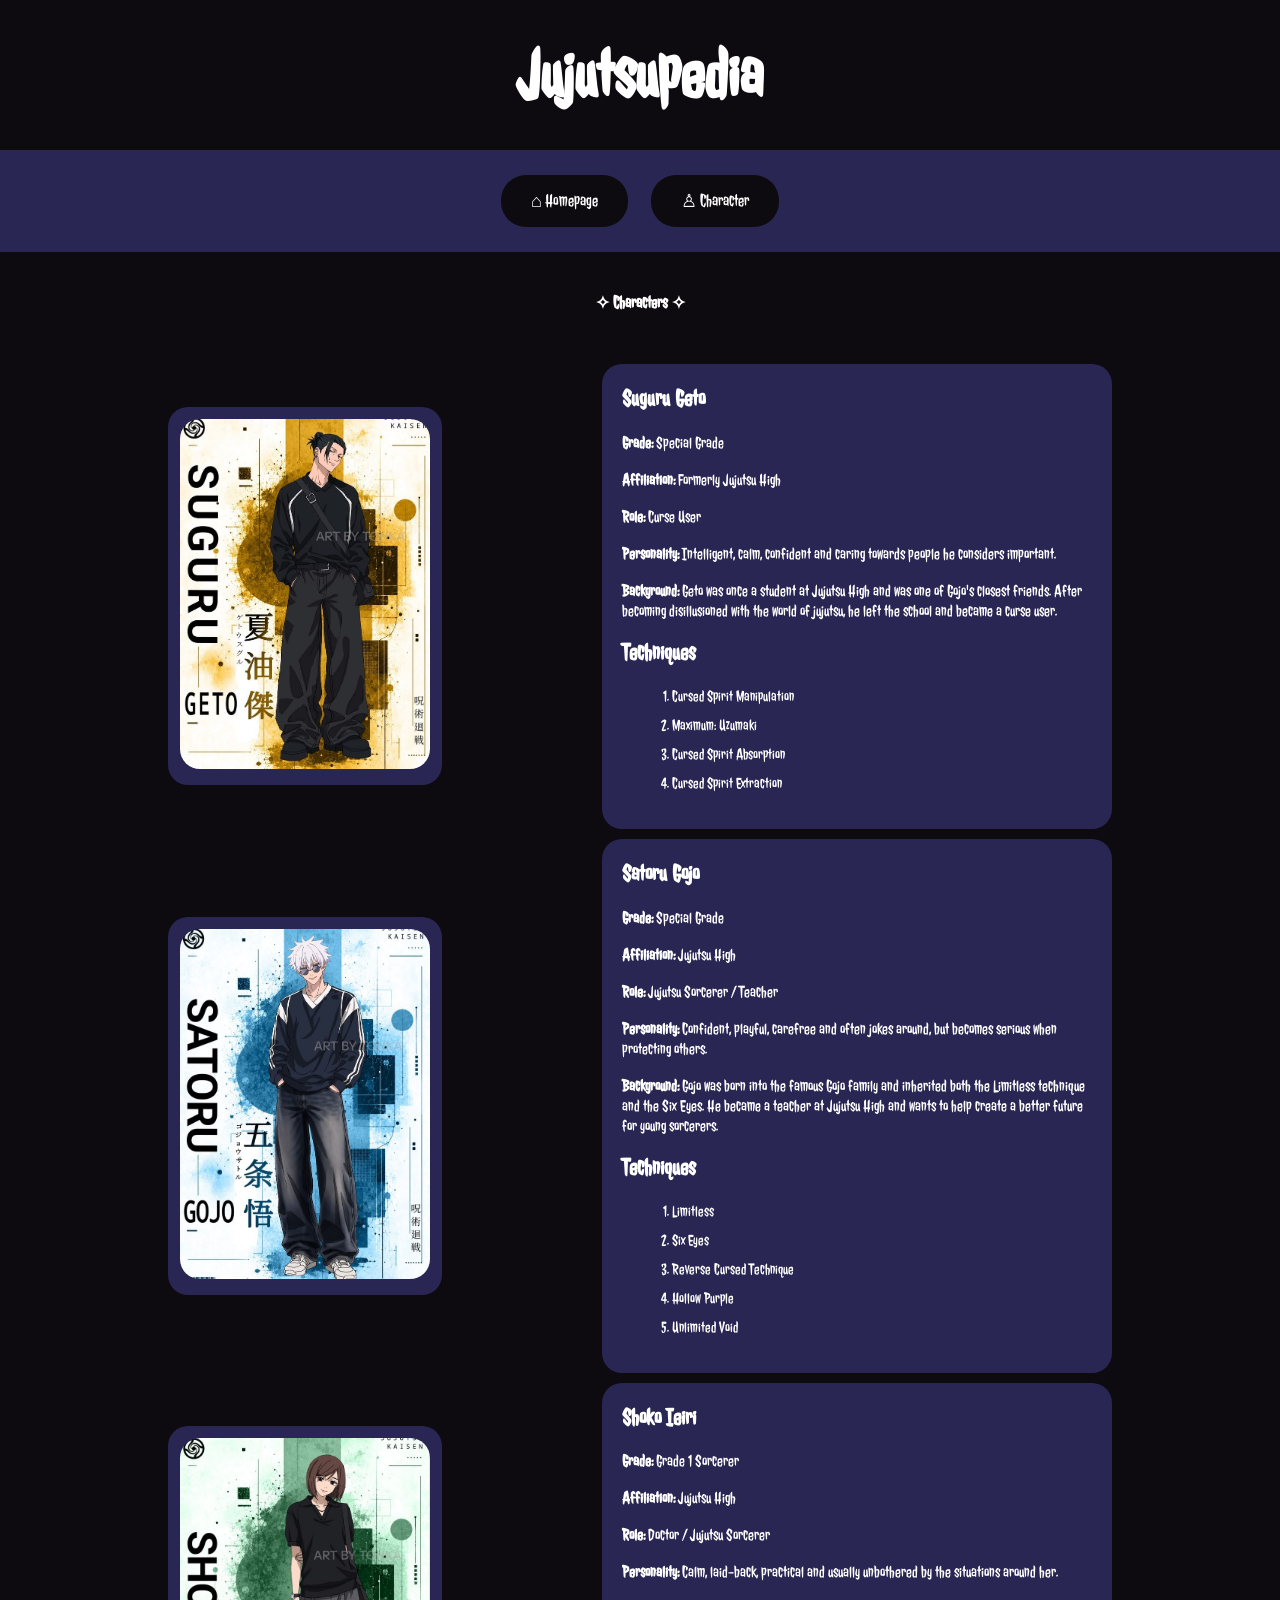
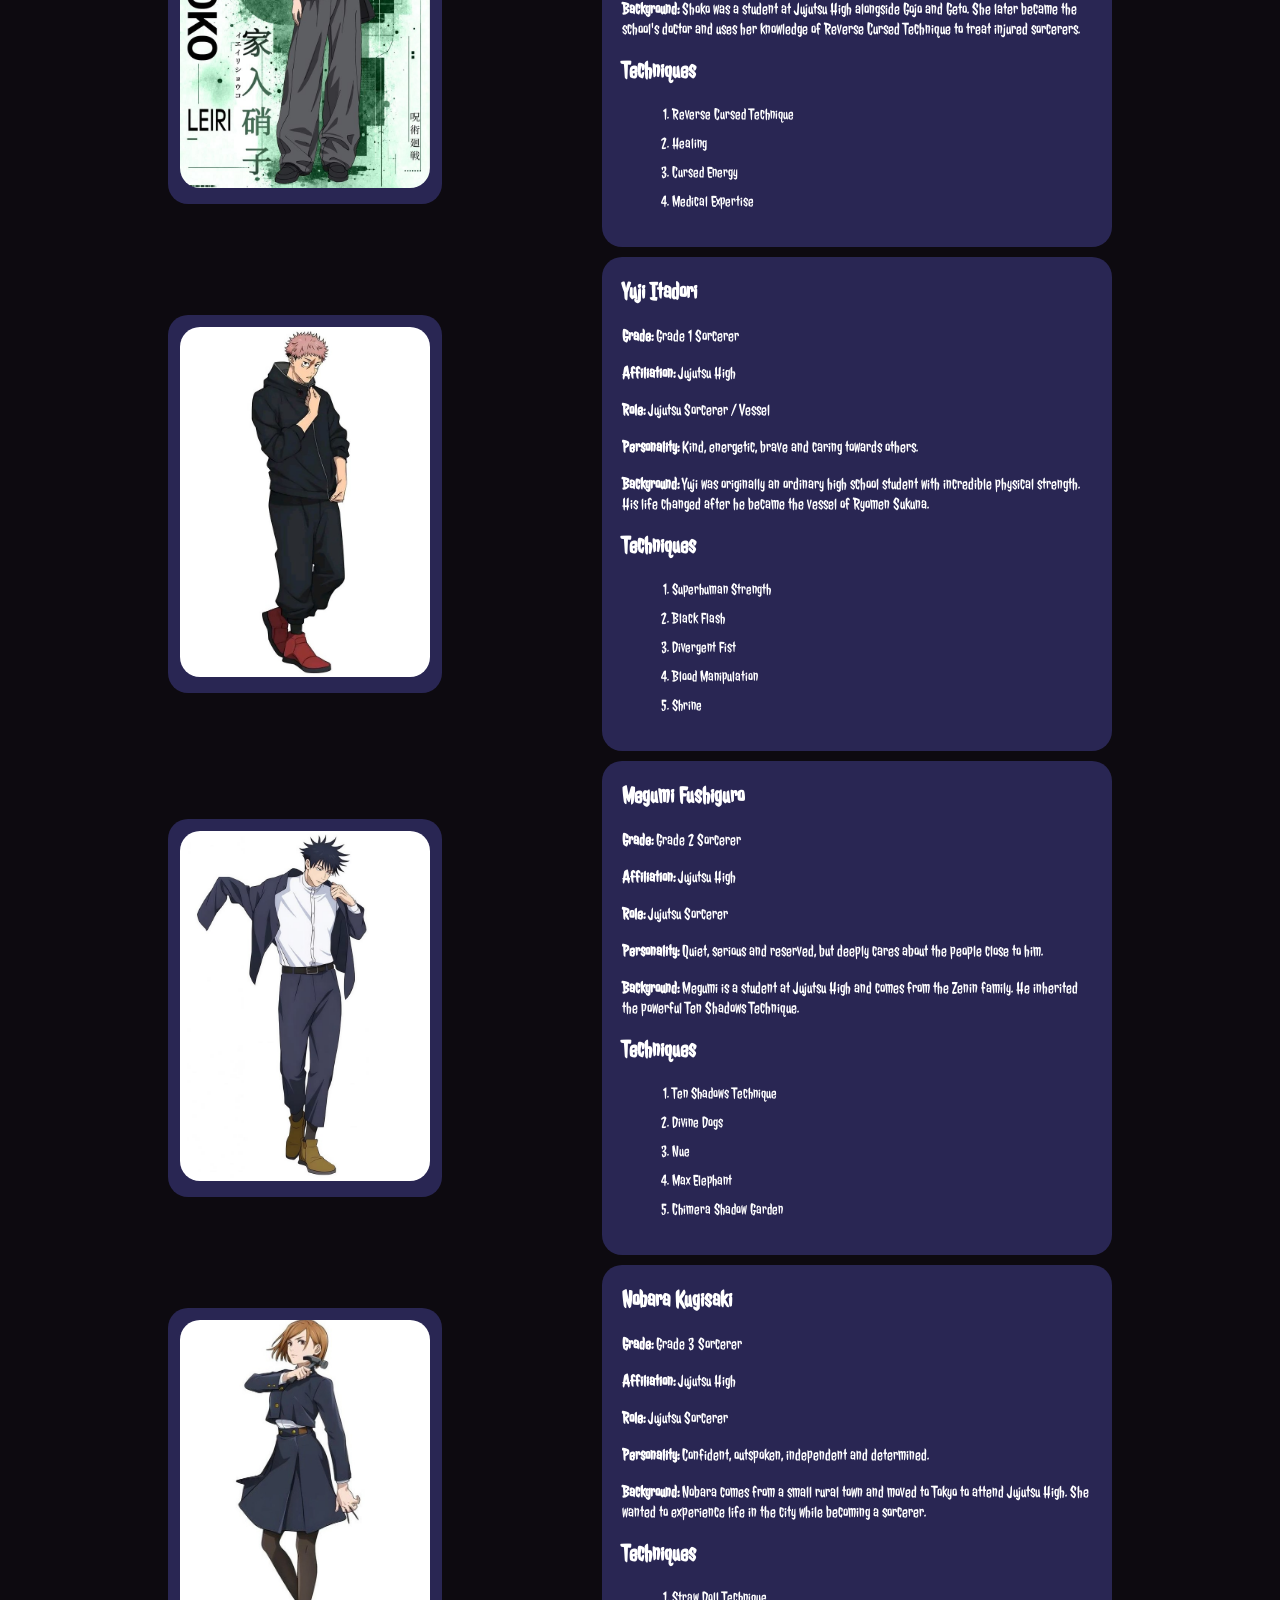
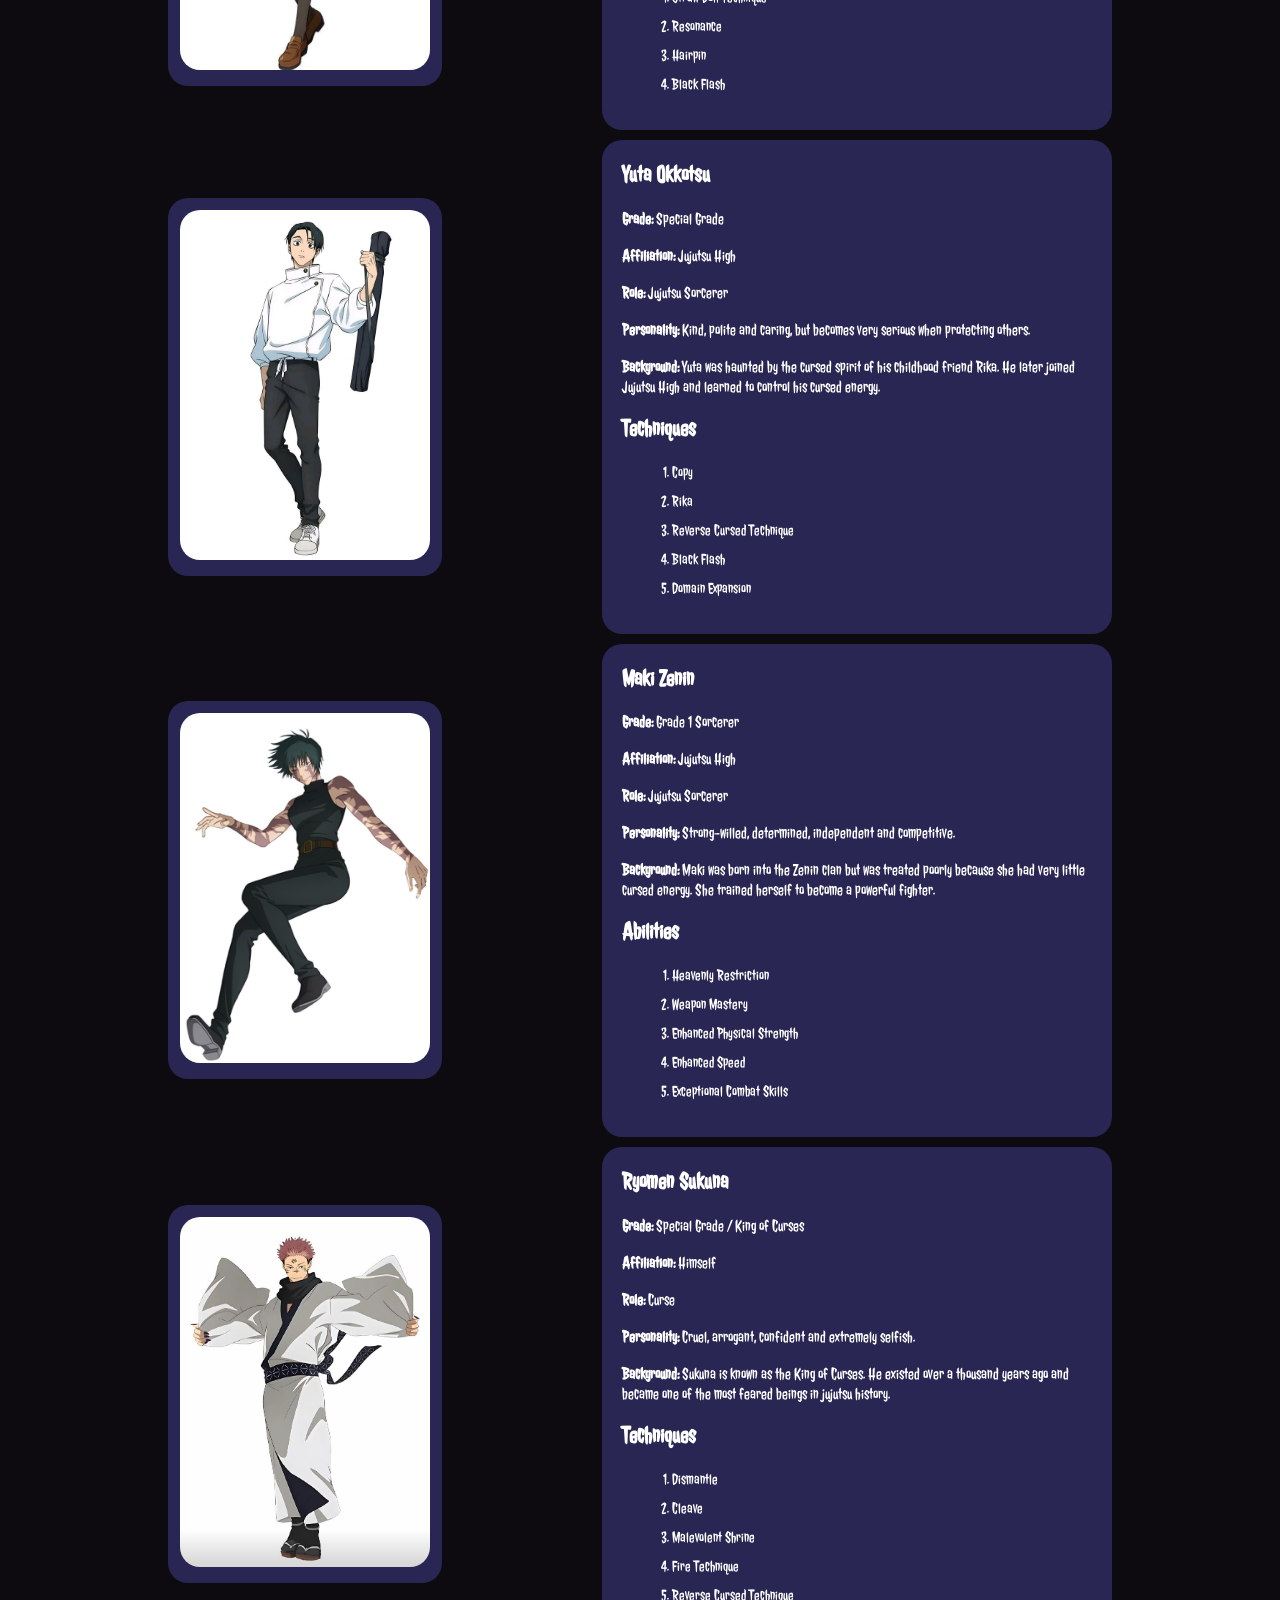
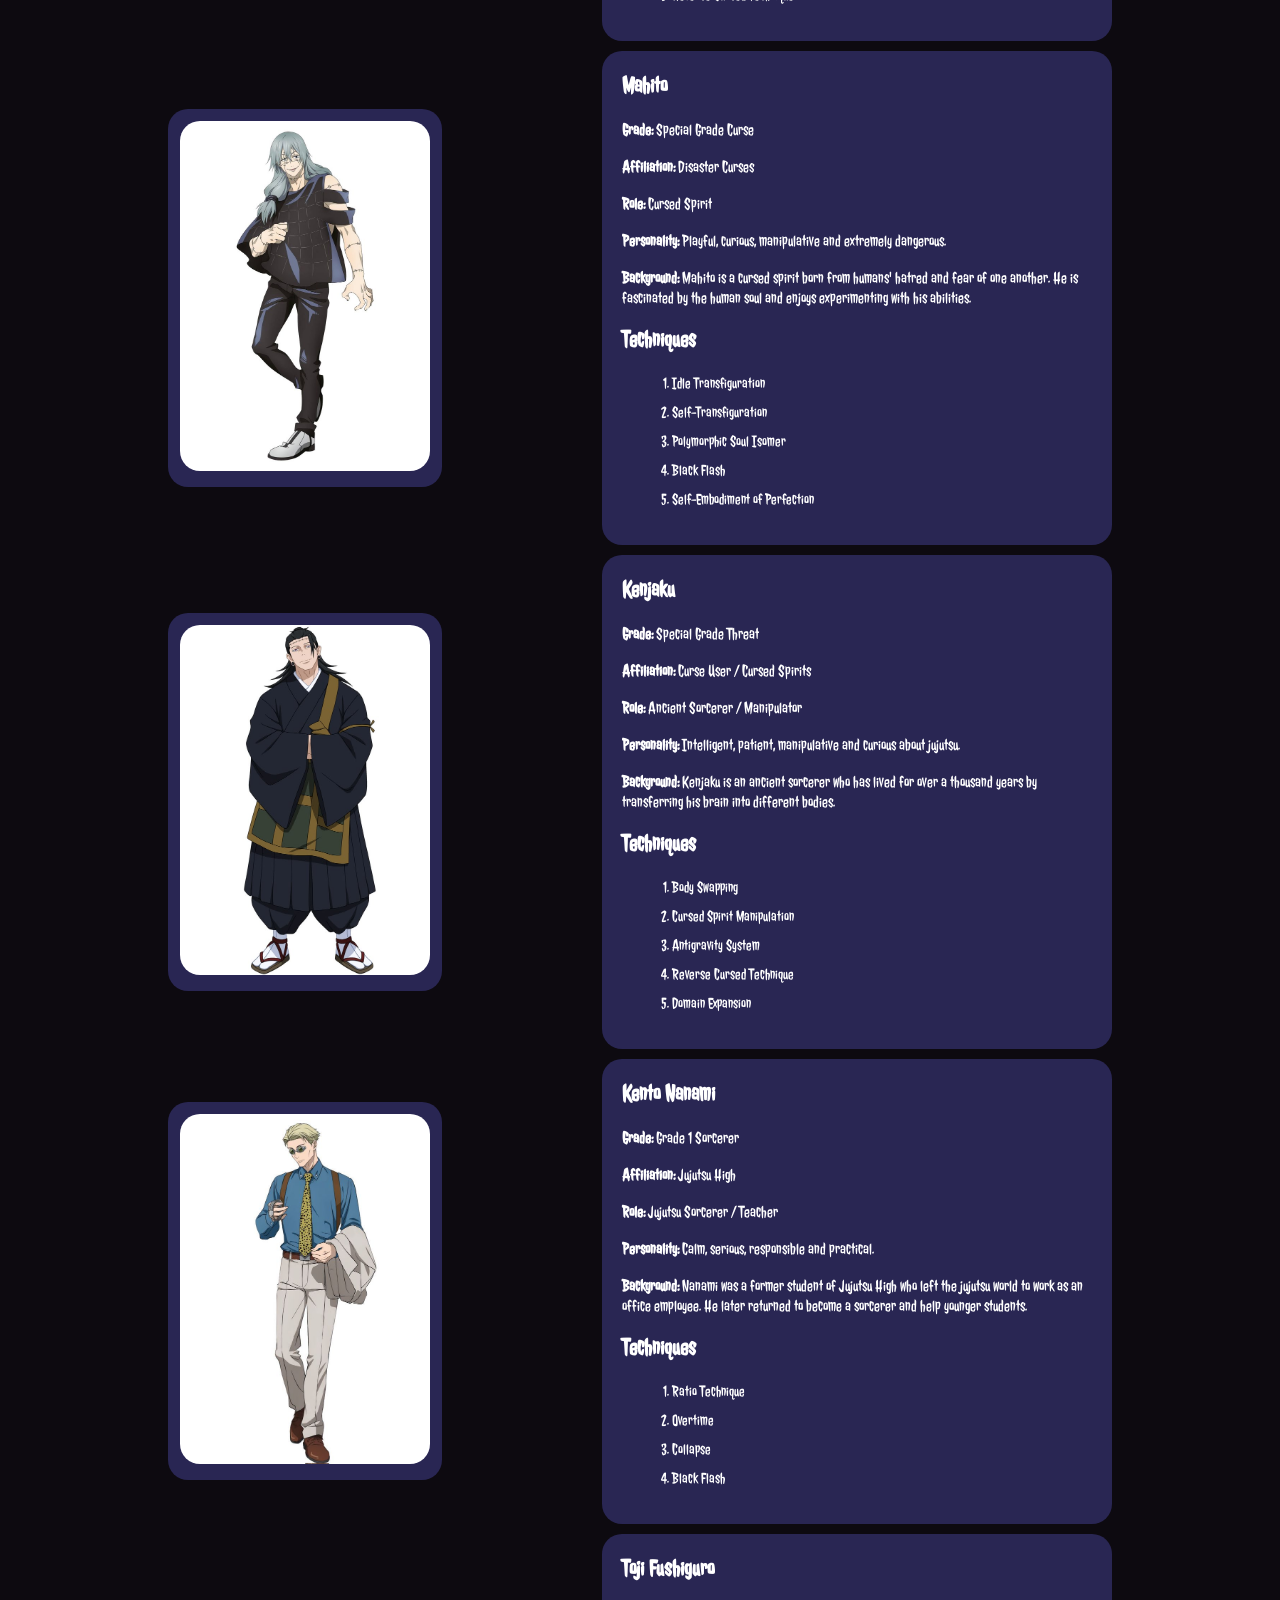
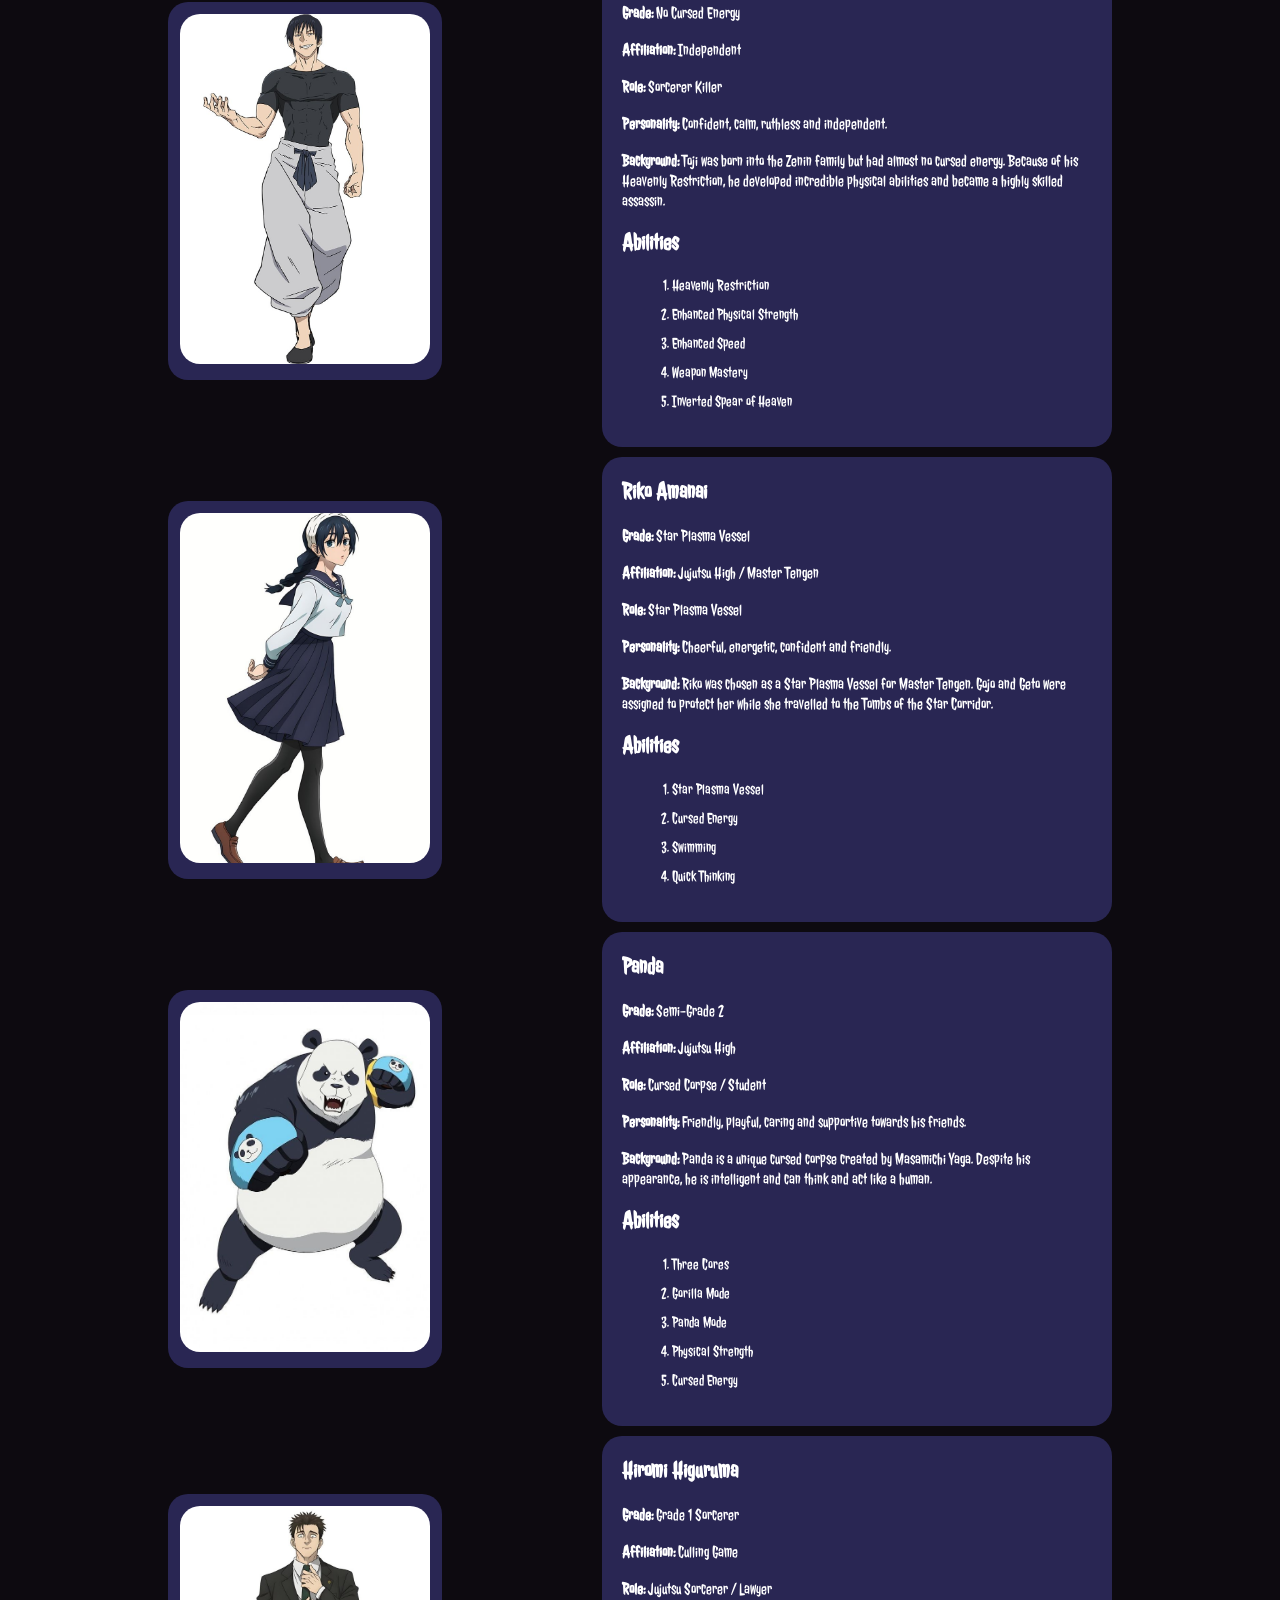
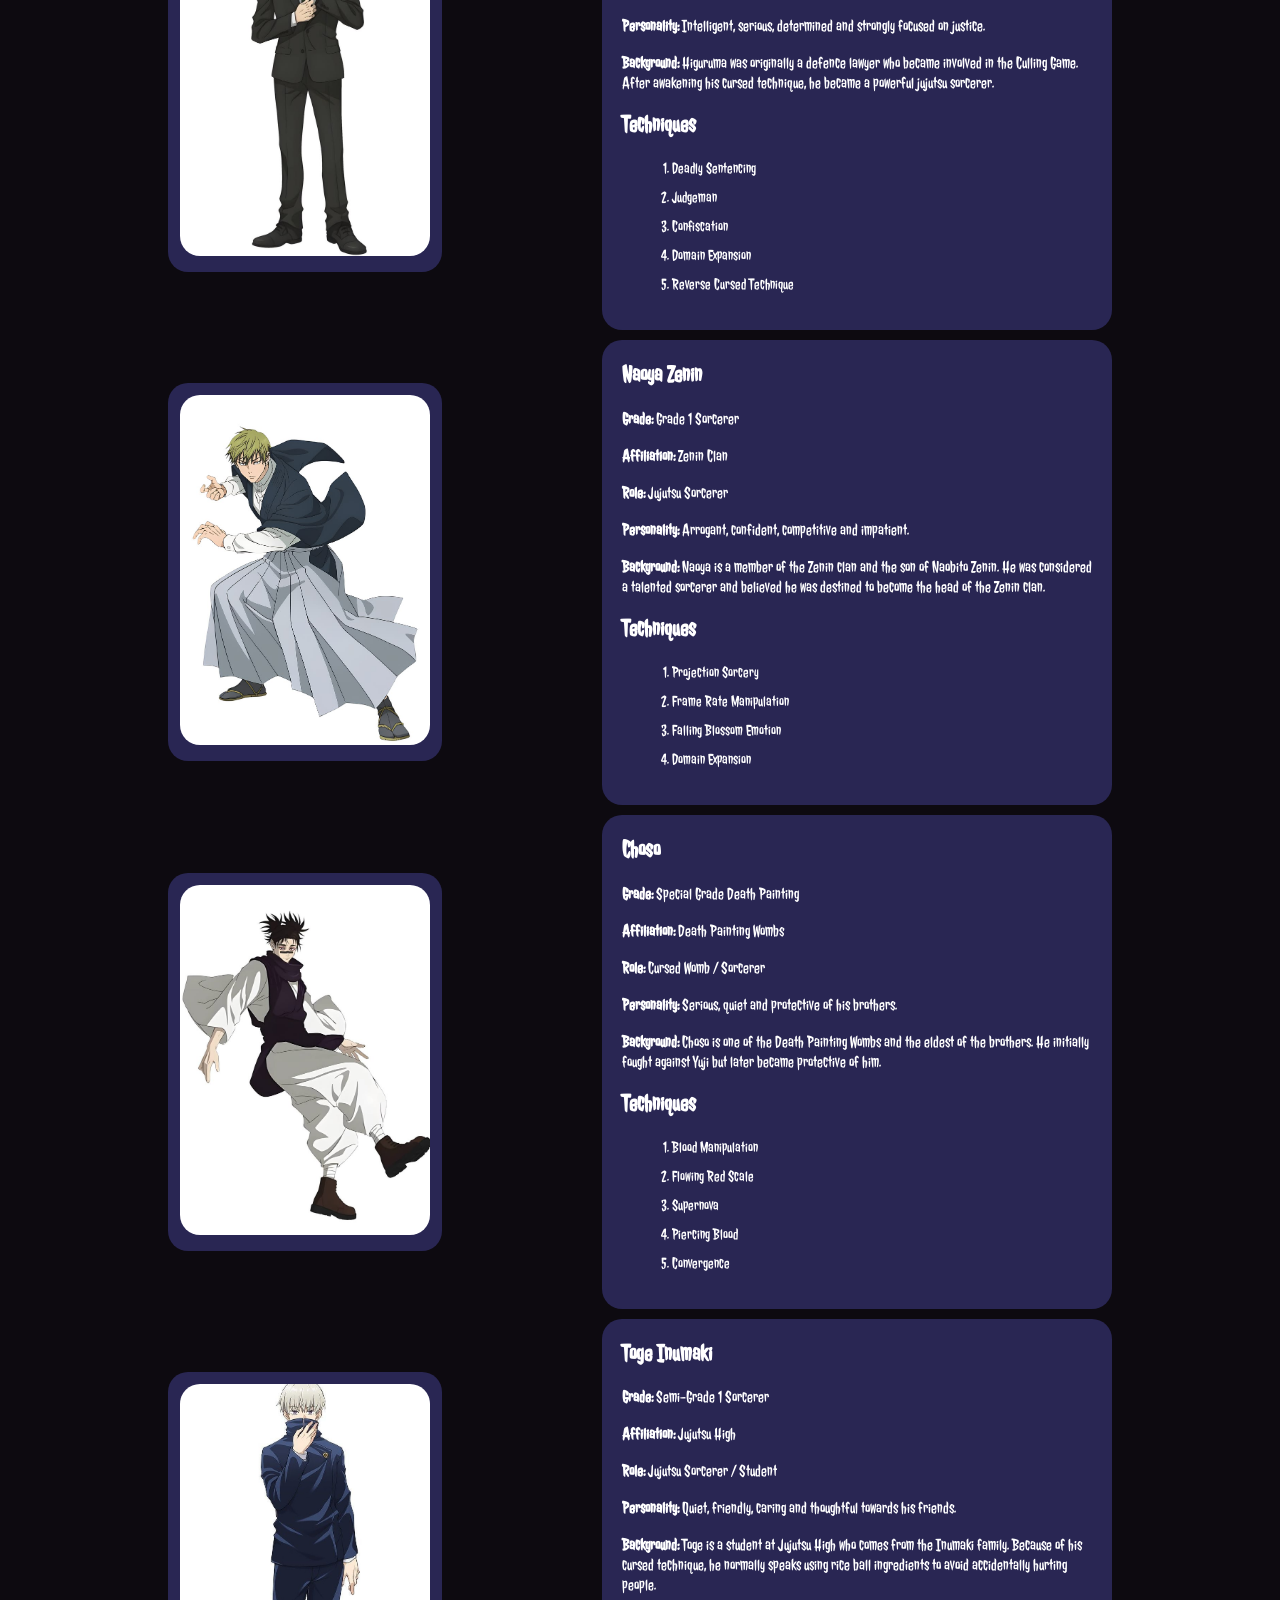
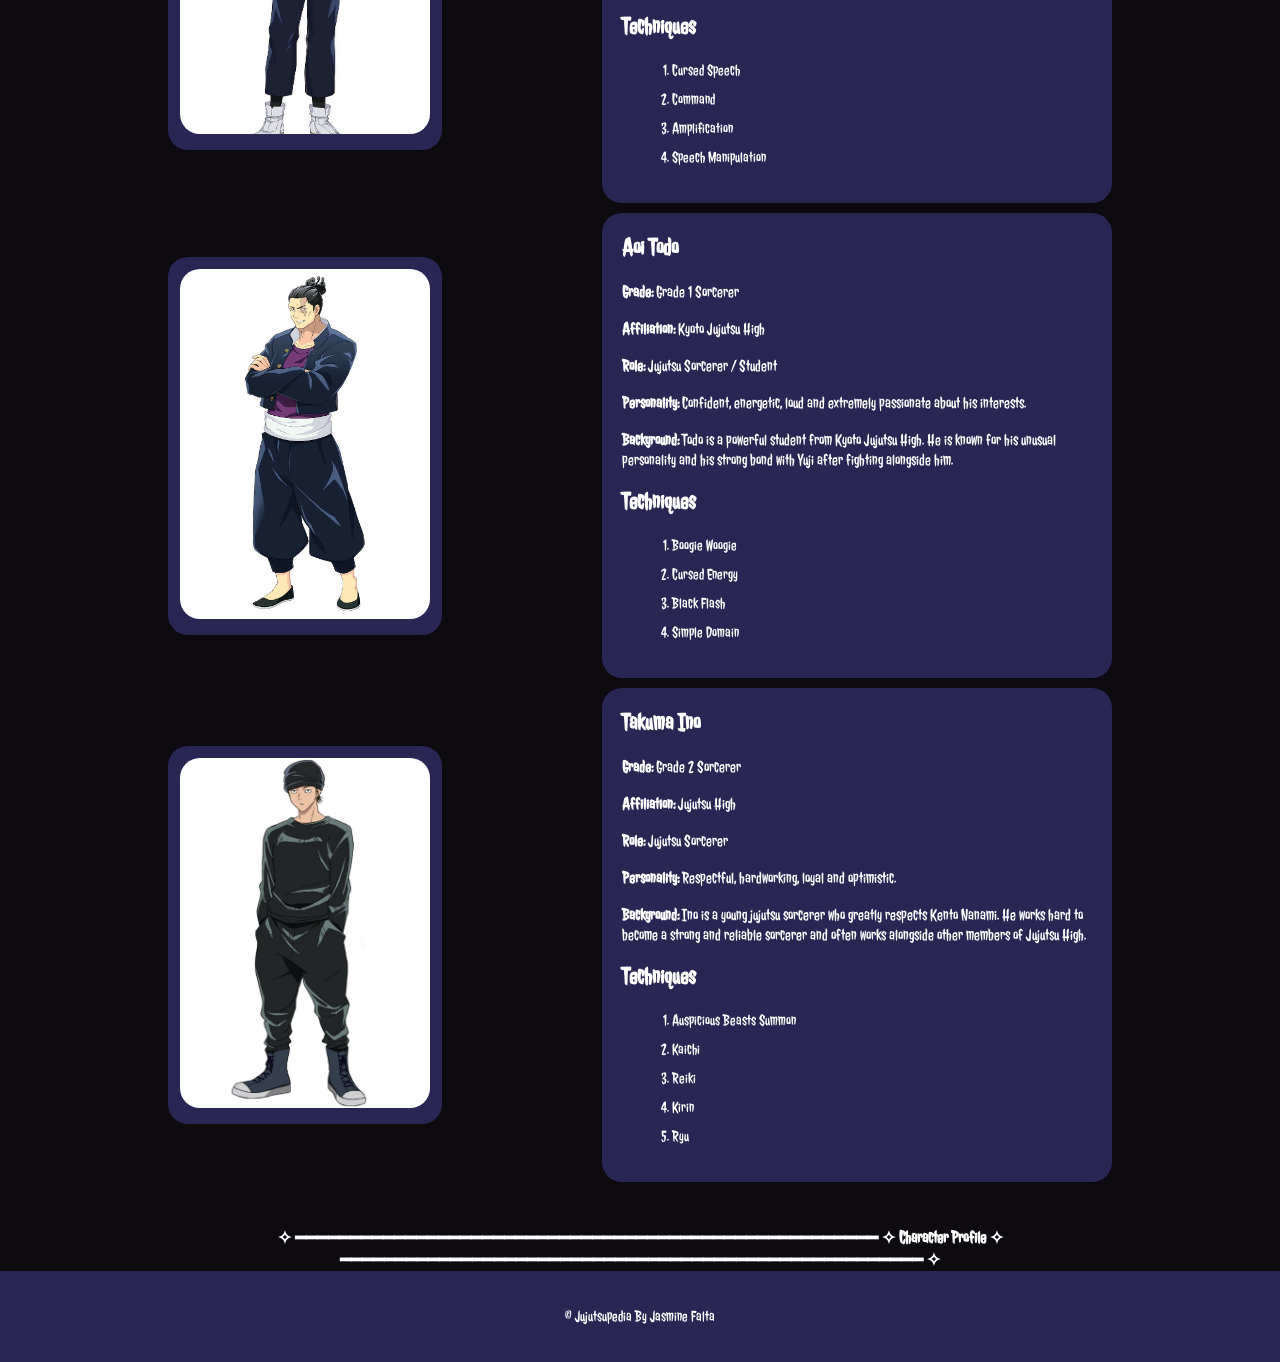
<file: characters.html>
<!DOCTYPE html>
<html lang="en">

<head>
    <meta charset="UTF-8">
    <meta name="viewport" content="width=device-width, initial-scale=1.0">
    <link rel="stylesheet" href="style.css">
    <title>Jujutsupedia - Characters</title>
</head>

<body>

    <!-- Website Header ---------------------------------------- -->

    <section class="hero">
        <div class="hero-text">Jujutsupedia</div>
    </section>


    <!-- Navigation -------------------------------------------- -->

    <nav class="navigation">

        <a href="index.html">⌂ Homepage</a>
        <a href="characters.html">♙ Character</a>

    </nav>


    <!-- Character Title --------------------------------------- -->

    <section class="character-title">

        <h2>✧ Characters ✧</h2>

    </section>


  
    <!-- Character Information Geto --------------------------- -->

    <section class="character-profile">

        <!-- Character Image -->

        <div class="character-image">

            <img src="images/geto.jpg" alt="Suguru Geto">

        </div>


        <!-- Character Information -->

        <div class="character-info">

            <h2>Suguru Geto</h2>

            <p><b>Grade:</b> Special Grade</p>

            <p><b>Affiliation:</b> Formerly Jujutsu High</p>

            <p><b>Role:</b> Curse User</p>

            <p><b>Personality:</b> Intelligent, calm, confident and caring towards people he considers important.</p>

            <p><b>Background:</b> Geto was once a student at Jujutsu High and was one of Gojo's closest friends. After becoming disillusioned with the world of jujutsu, he left the school and became a curse user.</p>

            <h2>Techniques</h2>

            <ol>
                <li>Cursed Spirit Manipulation</li>
                <li>Maximum: Uzumaki</li>
                <li>Cursed Spirit Absorption</li>
                <li>Cursed Spirit Extraction</li>
            </ol>

        </div>

    </section>

    

    <!-- Character Information Gojo --------------------------- -->

    <section class="character-profile">

        <!-- Character Image -->

        <div class="character-image">

            <img src="images/gojo.jpg" alt="Satoru Gojo">

        </div>


        <!-- Character Information -->

        <div class="character-info">

            <h2>Satoru Gojo</h2>

            <p><b>Grade:</b> Special Grade</p>

            <p><b>Affiliation:</b> Jujutsu High</p>

            <p><b>Role:</b> Jujutsu Sorcerer / Teacher</p>

            <p><b>Personality:</b> Confident, playful, carefree and often jokes around, but becomes serious when protecting others.</p>

            <p><b>Background:</b> Gojo was born into the famous Gojo family and inherited both the Limitless technique and the Six Eyes. He became a teacher at Jujutsu High and wants to help create a better future for young sorcerers.</p>

            <h2>Techniques</h2>

            <ol>
                <li>Limitless</li>
                <li>Six Eyes</li>
                <li>Reverse Cursed Technique</li>
                <li>Hollow Purple</li>
                <li>Unlimited Void</li>
            </ol>

        </div>

    </section>


        <!-- Character Information Shoko -------------------------- -->

    <section class="character-profile">

        <!-- Character Image -->

        <div class="character-image">

            <img src="images/shoko.jpg" alt="Shoko Ieiri">

        </div>


        <!-- Character Information -->

        <div class="character-info">

            <h2>Shoko Ieiri</h2>

            <p><b>Grade:</b> Grade 1 Sorcerer</p>

            <p><b>Affiliation:</b> Jujutsu High</p>

            <p><b>Role:</b> Doctor / Jujutsu Sorcerer</p>

            <p><b>Personality:</b> Calm, laid-back, practical and usually unbothered by the situations around her.</p>

            <p><b>Background:</b> Shoko was a student at Jujutsu High alongside Gojo and Geto. She later became the school's doctor and uses her knowledge of Reverse Cursed Technique to treat injured sorcerers.</p>

            <h2>Techniques</h2>

            <ol>
                <li>Reverse Cursed Technique</li>
                <li>Healing</li>
                <li>Cursed Energy</li>
                <li>Medical Expertise</li>
            </ol>

        </div>

    </section>


    <!-- Character Information Yuji --------------------------- -->

    <section class="character-profile">

        <!-- Character Image -->

        <div class="character-image">

            <img src="images/yuji.jpg" alt="Yuji Itadori">

        </div>


        <!-- Character Information -->

        <div class="character-info">

            <h2>Yuji Itadori</h2>

            <p><b>Grade:</b> Grade 1 Sorcerer</p>

            <p><b>Affiliation:</b> Jujutsu High</p>

            <p><b>Role:</b> Jujutsu Sorcerer / Vessel</p>

            <p><b>Personality:</b> Kind, energetic, brave and caring towards others.</p>

            <p><b>Background:</b> Yuji was originally an ordinary high school student with incredible physical strength. His life changed after he became the vessel of Ryomen Sukuna.</p>

            <h2>Techniques</h2>

            <ol>
                <li>Superhuman Strength</li>
                <li>Black Flash</li>
                <li>Divergent Fist</li>
                <li>Blood Manipulation</li>
                <li>Shrine</li>
            </ol>

        </div>

    </section>


    <!-- Character Information Megumi ------------------------- -->

    <section class="character-profile">

        <!-- Character Image -->

        <div class="character-image">

            <img src="images/megumi.jpg" alt="Megumi Fushiguro">

        </div>


        <!-- Character Information -->

        <div class="character-info">

            <h2>Megumi Fushiguro</h2>

            <p><b>Grade:</b> Grade 2 Sorcerer</p>

            <p><b>Affiliation:</b> Jujutsu High</p>

            <p><b>Role:</b> Jujutsu Sorcerer</p>

            <p><b>Personality:</b> Quiet, serious and reserved, but deeply cares about the people close to him.</p>

            <p><b>Background:</b> Megumi is a student at Jujutsu High and comes from the Zenin family. He inherited the powerful Ten Shadows Technique.</p>

            <h2>Techniques</h2>

            <ol>
                <li>Ten Shadows Technique</li>
                <li>Divine Dogs</li>
                <li>Nue</li>
                <li>Max Elephant</li>
                <li>Chimera Shadow Garden</li>
            </ol>

        </div>

    </section>


    <!-- Character Information Nobara ------------------------- -->

    <section class="character-profile">

        <!-- Character Image -->

        <div class="character-image">

            <img src="images/nobara.jpg" alt="Nobara Kugisaki">

        </div>


        <!-- Character Information -->

        <div class="character-info">

            <h2>Nobara Kugisaki</h2>

            <p><b>Grade:</b> Grade 3 Sorcerer</p>

            <p><b>Affiliation:</b> Jujutsu High</p>

            <p><b>Role:</b> Jujutsu Sorcerer</p>

            <p><b>Personality:</b> Confident, outspoken, independent and determined.</p>

            <p><b>Background:</b> Nobara comes from a small rural town and moved to Tokyo to attend Jujutsu High. She wanted to experience life in the city while becoming a sorcerer.</p>

            <h2>Techniques</h2>

            <ol>
                <li>Straw Doll Technique</li>
                <li>Resonance</li>
                <li>Hairpin</li>
                <li>Black Flash</li>
            </ol>

        </div>

    </section>

    <!-- Character Information Yuta --------------------------- -->

    <section class="character-profile">

        <!-- Character Image -->

        <div class="character-image">

            <img src="images/yuta.jpg" alt="Yuta Okkotsu">

        </div>


        <!-- Character Information -->

        <div class="character-info">

            <h2>Yuta Okkotsu</h2>

            <p><b>Grade:</b> Special Grade</p>

            <p><b>Affiliation:</b> Jujutsu High</p>

            <p><b>Role:</b> Jujutsu Sorcerer</p>

            <p><b>Personality:</b> Kind, polite and caring, but becomes very serious when protecting others.</p>

            <p><b>Background:</b> Yuta was haunted by the cursed spirit of his childhood friend Rika. He later joined Jujutsu High and learned to control his cursed energy.</p>

            <h2>Techniques</h2>

            <ol>
                <li>Copy</li>
                <li>Rika</li>
                <li>Reverse Cursed Technique</li>
                <li>Black Flash</li>
                <li>Domain Expansion</li>
            </ol>

        </div>

    </section>

    <!-- Character Information Maki --------------------------- -->

    <section class="character-profile">

        <!-- Character Image -->

        <div class="character-image">

            <img src="images/maki.jpg" alt="Maki Zenin">

        </div>


        <!-- Character Information -->

        <div class="character-info">

            <h2>Maki Zenin</h2>

            <p><b>Grade:</b> Grade 1 Sorcerer</p>

            <p><b>Affiliation:</b> Jujutsu High</p>

            <p><b>Role:</b> Jujutsu Sorcerer</p>

            <p><b>Personality:</b> Strong-willed, determined, independent and competitive.</p>

            <p><b>Background:</b> Maki was born into the Zenin clan but was treated poorly because she had very little cursed energy. She trained herself to become a powerful fighter.</p>

            <h2>Abilities</h2>

            <ol>
                <li>Heavenly Restriction</li>
                <li>Weapon Mastery</li>
                <li>Enhanced Physical Strength</li>
                <li>Enhanced Speed</li>
                <li>Exceptional Combat Skills</li>
            </ol>

        </div>

    </section>


    <!-- Character Information Sukuna ------------------------- -->

    <section class="character-profile">

        <!-- Character Image -->

        <div class="character-image">

            <img src="images/sukuna.jpg" alt="Ryomen Sukuna">

        </div>


        <!-- Character Information -->

        <div class="character-info">

            <h2>Ryomen Sukuna</h2>

            <p><b>Grade:</b> Special Grade / King of Curses</p>

            <p><b>Affiliation:</b> Himself</p>

            <p><b>Role:</b> Curse</p>

            <p><b>Personality:</b> Cruel, arrogant, confident and extremely selfish.</p>

            <p><b>Background:</b> Sukuna is known as the King of Curses. He existed over a thousand years ago and became one of the most feared beings in jujutsu history.</p>

            <h2>Techniques</h2>

            <ol>
                <li>Dismantle</li>
                <li>Cleave</li>
                <li>Malevolent Shrine</li>
                <li>Fire Technique</li>
                <li>Reverse Cursed Technique</li>
            </ol>

        </div>

    </section>


    <!-- Character Information Mahito ------------------------- -->

    <section class="character-profile">

        <!-- Character Image -->

        <div class="character-image">

            <img src="images/mahito.jpg" alt="Mahito">

        </div>


        <!-- Character Information -->

        <div class="character-info">

            <h2>Mahito</h2>

            <p><b>Grade:</b> Special Grade Curse</p>

            <p><b>Affiliation:</b> Disaster Curses</p>

            <p><b>Role:</b> Cursed Spirit</p>

            <p><b>Personality:</b> Playful, curious, manipulative and extremely dangerous.</p>

            <p><b>Background:</b> Mahito is a cursed spirit born from humans' hatred and fear of one another. He is fascinated by the human soul and enjoys experimenting with his abilities.</p>

            <h2>Techniques</h2>

            <ol>
                <li>Idle Transfiguration</li>
                <li>Self-Transfiguration</li>
                <li>Polymorphic Soul Isomer</li>
                <li>Black Flash</li>
                <li>Self-Embodiment of Perfection</li>
            </ol>

        </div>

    </section>


    <!-- Character Information Kenjaku ------------------------ -->

    <section class="character-profile">

        <!-- Character Image -->

        <div class="character-image">

            <img src="images/kenjaku.jpg" alt="Kenjaku">

        </div>


        <!-- Character Information -->

        <div class="character-info">

            <h2>Kenjaku</h2>

            <p><b>Grade:</b> Special Grade Threat</p>

            <p><b>Affiliation:</b> Curse User / Cursed Spirits</p>

            <p><b>Role:</b> Ancient Sorcerer / Manipulator</p>

            <p><b>Personality:</b> Intelligent, patient, manipulative and curious about jujutsu.</p>

            <p><b>Background:</b> Kenjaku is an ancient sorcerer who has lived for over a thousand years by transferring his brain into different bodies.</p>

            <h2>Techniques</h2>

            <ol>
                <li>Body Swapping</li>
                <li>Cursed Spirit Manipulation</li>
                <li>Antigravity System</li>
                <li>Reverse Cursed Technique</li>
                <li>Domain Expansion</li>
            </ol>

        </div>

    </section>


    <!-- Character Information Nanami -------------------------- -->

    <section class="character-profile">

        <!-- Character Image -->

        <div class="character-image">

            <img src="images/nanami.jpg" alt="Kento Nanami">

        </div>


        <!-- Character Information -->

        <div class="character-info">

            <h2>Kento Nanami</h2>

            <p><b>Grade:</b> Grade 1 Sorcerer</p>

            <p><b>Affiliation:</b> Jujutsu High</p>

            <p><b>Role:</b> Jujutsu Sorcerer / Teacher</p>

            <p><b>Personality:</b> Calm, serious, responsible and practical.</p>

            <p><b>Background:</b> Nanami was a former student of Jujutsu High who left the jujutsu world to work as an office employee. He later returned to become a sorcerer and help younger students.</p>

            <h2>Techniques</h2>

            <ol>
                <li>Ratio Technique</li>
                <li>Overtime</li>
                <li>Collapse</li>
                <li>Black Flash</li>
            </ol>

        </div>

    </section>


    <!-- Character Information Toji ---------------------------- -->

    <section class="character-profile">

        <!-- Character Image -->

        <div class="character-image">

            <img src="images/toji.jpg" alt="Toji Fushiguro">

        </div>


        <!-- Character Information -->

        <div class="character-info">

            <h2>Toji Fushiguro</h2>

            <p><b>Grade:</b> No Cursed Energy</p>

            <p><b>Affiliation:</b> Independent</p>

            <p><b>Role:</b> Sorcerer Killer</p>

            <p><b>Personality:</b> Confident, calm, ruthless and independent.</p>

            <p><b>Background:</b> Toji was born into the Zenin family but had almost no cursed energy. Because of his Heavenly Restriction, he developed incredible physical abilities and became a highly skilled assassin.</p>

            <h2>Abilities</h2>

            <ol>
                <li>Heavenly Restriction</li>
                <li>Enhanced Physical Strength</li>
                <li>Enhanced Speed</li>
                <li>Weapon Mastery</li>
                <li>Inverted Spear of Heaven</li>
            </ol>

        </div>

    </section>


    <!-- Character Information Riko ---------------------------- -->

    <section class="character-profile">

        <!-- Character Image -->

        <div class="character-image">

            <img src="images/riko.jpg" alt="Riko Amanai">

        </div>


        <!-- Character Information -->

        <div class="character-info">

            <h2>Riko Amanai</h2>

            <p><b>Grade:</b> Star Plasma Vessel</p>

            <p><b>Affiliation:</b> Jujutsu High / Master Tengen</p>

            <p><b>Role:</b> Star Plasma Vessel</p>

            <p><b>Personality:</b> Cheerful, energetic, confident and friendly.</p>

            <p><b>Background:</b> Riko was chosen as a Star Plasma Vessel for Master Tengen. Gojo and Geto were assigned to protect her while she travelled to the Tombs of the Star Corridor.</p>

            <h2>Abilities</h2>

            <ol>
                <li>Star Plasma Vessel</li>
                <li>Cursed Energy</li>
                <li>Swimming</li>
                <li>Quick Thinking</li>
            </ol>

        </div>

    </section>


    <!-- Character Information Panda ---------------------------- -->

    <section class="character-profile">

        <!-- Character Image -->

        <div class="character-image">

            <img src="images/panda.jpg" alt="Panda">

        </div>


        <!-- Character Information -->

        <div class="character-info">

            <h2>Panda</h2>

            <p><b>Grade:</b> Semi-Grade 2</p>

            <p><b>Affiliation:</b> Jujutsu High</p>

            <p><b>Role:</b> Cursed Corpse / Student</p>

            <p><b>Personality:</b> Friendly, playful, caring and supportive towards his friends.</p>

            <p><b>Background:</b> Panda is a unique cursed corpse created by Masamichi Yaga. Despite his appearance, he is intelligent and can think and act like a human.</p>

            <h2>Abilities</h2>

            <ol>
                <li>Three Cores</li>
                <li>Gorilla Mode</li>
                <li>Panda Mode</li>
                <li>Physical Strength</li>
                <li>Cursed Energy</li>
            </ol>

        </div>

    </section>


    <!-- Character Information Higuruma ------------------------- -->

    <section class="character-profile">

        <!-- Character Image -->

        <div class="character-image">

            <img src="images/higuruma.jpg" alt="Hiromi Higuruma">

        </div>


        <!-- Character Information -->

        <div class="character-info">

            <h2>Hiromi Higuruma</h2>

            <p><b>Grade:</b> Grade 1 Sorcerer</p>

            <p><b>Affiliation:</b> Culling Game</p>

            <p><b>Role:</b> Jujutsu Sorcerer / Lawyer</p>

            <p><b>Personality:</b> Intelligent, serious, determined and strongly focused on justice.</p>

            <p><b>Background:</b> Higuruma was originally a defence lawyer who became involved in the Culling Game. After awakening his cursed technique, he became a powerful jujutsu sorcerer.</p>

            <h2>Techniques</h2>

            <ol>
                <li>Deadly Sentencing</li>
                <li>Judgeman</li>
                <li>Confiscation</li>
                <li>Domain Expansion</li>
                <li>Reverse Cursed Technique</li>
            </ol>

        </div>

    </section>


    <!-- Character Information Naoya --------------------------- -->

    <section class="character-profile">

        <!-- Character Image -->

        <div class="character-image">

            <img src="images/naoya.jpg" alt="Naoya Zenin">

        </div>


        <!-- Character Information -->

        <div class="character-info">

            <h2>Naoya Zenin</h2>

            <p><b>Grade:</b> Grade 1 Sorcerer</p>

            <p><b>Affiliation:</b> Zenin Clan</p>

            <p><b>Role:</b> Jujutsu Sorcerer</p>

            <p><b>Personality:</b> Arrogant, confident, competitive and impatient.</p>

            <p><b>Background:</b> Naoya is a member of the Zenin clan and the son of Naobito Zenin. He was considered a talented sorcerer and believed he was destined to become the head of the Zenin clan.</p>

            <h2>Techniques</h2>

            <ol>
                <li>Projection Sorcery</li>
                <li>Frame Rate Manipulation</li>
                <li>Falling Blossom Emotion</li>
                <li>Domain Expansion</li>
            </ol>

        </div>

    </section>


    <!-- Character Information Choso --------------------------- -->

    <section class="character-profile">

        <!-- Character Image -->

        <div class="character-image">

            <img src="images/choso.jpg" alt="Choso">

        </div>


        <!-- Character Information -->

        <div class="character-info">

            <h2>Choso</h2>

            <p><b>Grade:</b> Special Grade Death Painting</p>

            <p><b>Affiliation:</b> Death Painting Wombs</p>

            <p><b>Role:</b> Cursed Womb / Sorcerer</p>

            <p><b>Personality:</b> Serious, quiet and protective of his brothers.</p>

            <p><b>Background:</b> Choso is one of the Death Painting Wombs and the eldest of the brothers. He initially fought against Yuji but later became protective of him.</p>

            <h2>Techniques</h2>

            <ol>
                <li>Blood Manipulation</li>
                <li>Flowing Red Scale</li>
                <li>Supernova</li>
                <li>Piercing Blood</li>
                <li>Convergence</li>
            </ol>

        </div>

    </section>


    <!-- Character Information Inumaki ------------------------- -->

    <section class="character-profile">

        <!-- Character Image -->

        <div class="character-image">

            <img src="images/inumaki.jpg" alt="Toge Inumaki">

        </div>


        <!-- Character Information -->

        <div class="character-info">

            <h2>Toge Inumaki</h2>

            <p><b>Grade:</b> Semi-Grade 1 Sorcerer</p>

            <p><b>Affiliation:</b> Jujutsu High</p>

            <p><b>Role:</b> Jujutsu Sorcerer / Student</p>

            <p><b>Personality:</b> Quiet, friendly, caring and thoughtful towards his friends.</p>

            <p><b>Background:</b> Toge is a student at Jujutsu High who comes from the Inumaki family. Because of his cursed technique, he normally speaks using rice ball ingredients to avoid accidentally hurting people.</p>

            <h2>Techniques</h2>

            <ol>
                <li>Cursed Speech</li>
                <li>Command</li>
                <li>Amplification</li>
                <li>Speech Manipulation</li>
            </ol>

        </div>

    </section>


    <!-- Character Information Todo ---------------------------- -->

    <section class="character-profile">

        <!-- Character Image -->

        <div class="character-image">

            <img src="images/todo.jpg" alt="Aoi Todo">

        </div>


        <!-- Character Information -->

        <div class="character-info">

            <h2>Aoi Todo</h2>

            <p><b>Grade:</b> Grade 1 Sorcerer</p>

            <p><b>Affiliation:</b> Kyoto Jujutsu High</p>

            <p><b>Role:</b> Jujutsu Sorcerer / Student</p>

            <p><b>Personality:</b> Confident, energetic, loud and extremely passionate about his interests.</p>

            <p><b>Background:</b> Todo is a powerful student from Kyoto Jujutsu High. He is known for his unusual personality and his strong bond with Yuji after fighting alongside him.</p>

            <h2>Techniques</h2>

            <ol>
                <li>Boogie Woogie</li>
                <li>Cursed Energy</li>
                <li>Black Flash</li>
                <li>Simple Domain</li>
            </ol>

        </div>

    </section>


    <!-- Character Information Ino ----------------------------- -->

    <section class="character-profile">

        <!-- Character Image -->

        <div class="character-image">

            <img src="images/ino.jpg" alt="Takuma Ino">

        </div>


        <!-- Character Information -->

        <div class="character-info">

            <h2>Takuma Ino</h2>

            <p><b>Grade:</b> Grade 2 Sorcerer</p>

            <p><b>Affiliation:</b> Jujutsu High</p>

            <p><b>Role:</b> Jujutsu Sorcerer</p>

            <p><b>Personality:</b> Respectful, hardworking, loyal and optimistic.</p>

            <p><b>Background:</b> Ino is a young jujutsu sorcerer who greatly respects Kento Nanami. He works hard to become a strong and reliable sorcerer and often works alongside other members of Jujutsu High.</p>

            <h2>Techniques</h2>

            <ol>
                <li>Auspicious Beasts Summon</li>
                <li>Kaichi</li>
                <li>Reiki</li>
                <li>Kirin</li>
                <li>Ryu</li>
            </ol>

        </div>

    </section>














    <!-- Character Profile Title ------------------------------ -->

    <div class="profile-title">

        ✧ ━━━━━━━━━━━━━━━━━━━━━━━━━━━━━━━━━━━━━━━━━━━━━━━━━━━━━ ✧ Character Profile ✧ ━━━━━━━━━━━━━━━━━━━━━━━━━━━━━━━━━━━━━━━━━━━━━━━━━━━━━ ✧

    </div>


    <!-- Footer ------------------------------------------------ -->

    <footer class="footer">

        <p>&copy; Jujutsupedia By Jasmine Falta</p>

    </footer>

</body>
</html>
</file>
<file: style.css>
/* Whole Page --------------------------------------------- */

body {

    margin: 0;

    background-color: rgb(13, 10, 16);

    color: white;

    font-family: "Jolly Lodger", sans-serif;

}


/* Jolly Lodger Font -------------------------------------- */

@font-face {

    font-family: "Jolly Lodger";

    src: url("fonts/JollyLodger-Regular.ttf");

}


/* Website Header ----------------------------------------- */

.hero {

    height: 150px;

    background-color: rgb(13, 10, 16);

    display: flex;

    justify-content: center;

    align-items: center;

}

.hero-text {

    font-size: 70px;

    font-weight: bold;

}


/* Navigation Bar ----------------------------------------- */

.navigation {

    background-color: rgb(41, 38, 83);

    padding: 40px;

    text-align: center;

}

.navigation a {

    background-color: rgb(13, 10, 16);

    color: white;

    text-decoration: none;

    padding: 15px 30px;

    margin: 10px;

    border-radius: 25px;

    font-size: 18px;

}

.navigation a:hover {

    background-color: #45416e;

}


/* Welcome Section ---------------------------------------- */

.welcome {

    text-align: center;

    padding: 25px;

}

.welcome h2 {

    font-size: 22px;

}

.welcome h1 {

    font-size: 22px;

}

.welcome p {

    font-size: 25px;

}


/* Main Cards --------------------------------------------- */

.topic-content {

    display: flex;

    justify-content: center;

    gap: 70px;

}

.topic-card {

    background-color: rgb(41, 38, 83);

    width: 250px;

    padding: 15px;

    text-align: center;

    border-radius: 10px;

}

.topic-card img {

    width: 200px;

    height: 190px;

    object-fit: cover;

    border-radius: 20px;

}

.topic-card h2 {

    font-size: 22px;

}

.topic-card p {

    background-color: rgb(13, 10, 16);

    padding: 15px;

    border-radius: 15px;

    min-height: 55px;

}


/* Side Character Names ---------------------------------- */

.side-name {

    position: absolute;

    top: 450px;

    font-size: 45px;

    text-align: center;

    line-height: 1.2;

}

.left-name {

    left: 50px;

}

.right-name {

    right: 50px;

}


/* Quote -------------------------------------------------- */

.quote {

    text-align: center;

    margin: 45px;

    font-weight: bold;

}


/* Footer ------------------------------------------------- */

.footer {

    text-align: center;

    padding: 20px;

    background-color: rgb(41, 38, 83);

}


/* Character Page ----------------------------------------- */

.character-title {

    text-align: center;

    padding: 25px;

}

.character-title h2 {

    font-size: 18px;

}

.character-title h1 {

    font-size: 20px;

}


/* Character Profile -------------------------------------- */

.character-profile {

    display: flex;

    justify-content: center;

    align-items: center;

    gap: 160px;

    margin-top: 10px;

}


/* Character Image ---------------------------------------- */

.character-image {

    background-color: #292653;

    padding: 12px;

    border-radius: 20px;

}

.character-image img {

    width: 250px;

    height: 350px;

    object-fit: cover;

    border-radius: 20px;

}


/* Character Information ---------------------------------- */

.character-info {

    background-color: #292653;

    width: 470px;

    min-height: 320px;

    padding: 20px;

    border-radius: 20px;

}

.character-info h2 {

    margin-top: 0;

}

.character-info p {

    font-size: 17px;

}

.character-info li {

    margin: 10px;

}


/* Bottom Profile Title ----------------------------------- */

.profile-title {

    text-align: center;

    margin-top: 45px;

    font-size: 18px;

    font-weight: bold;

}
</file>
